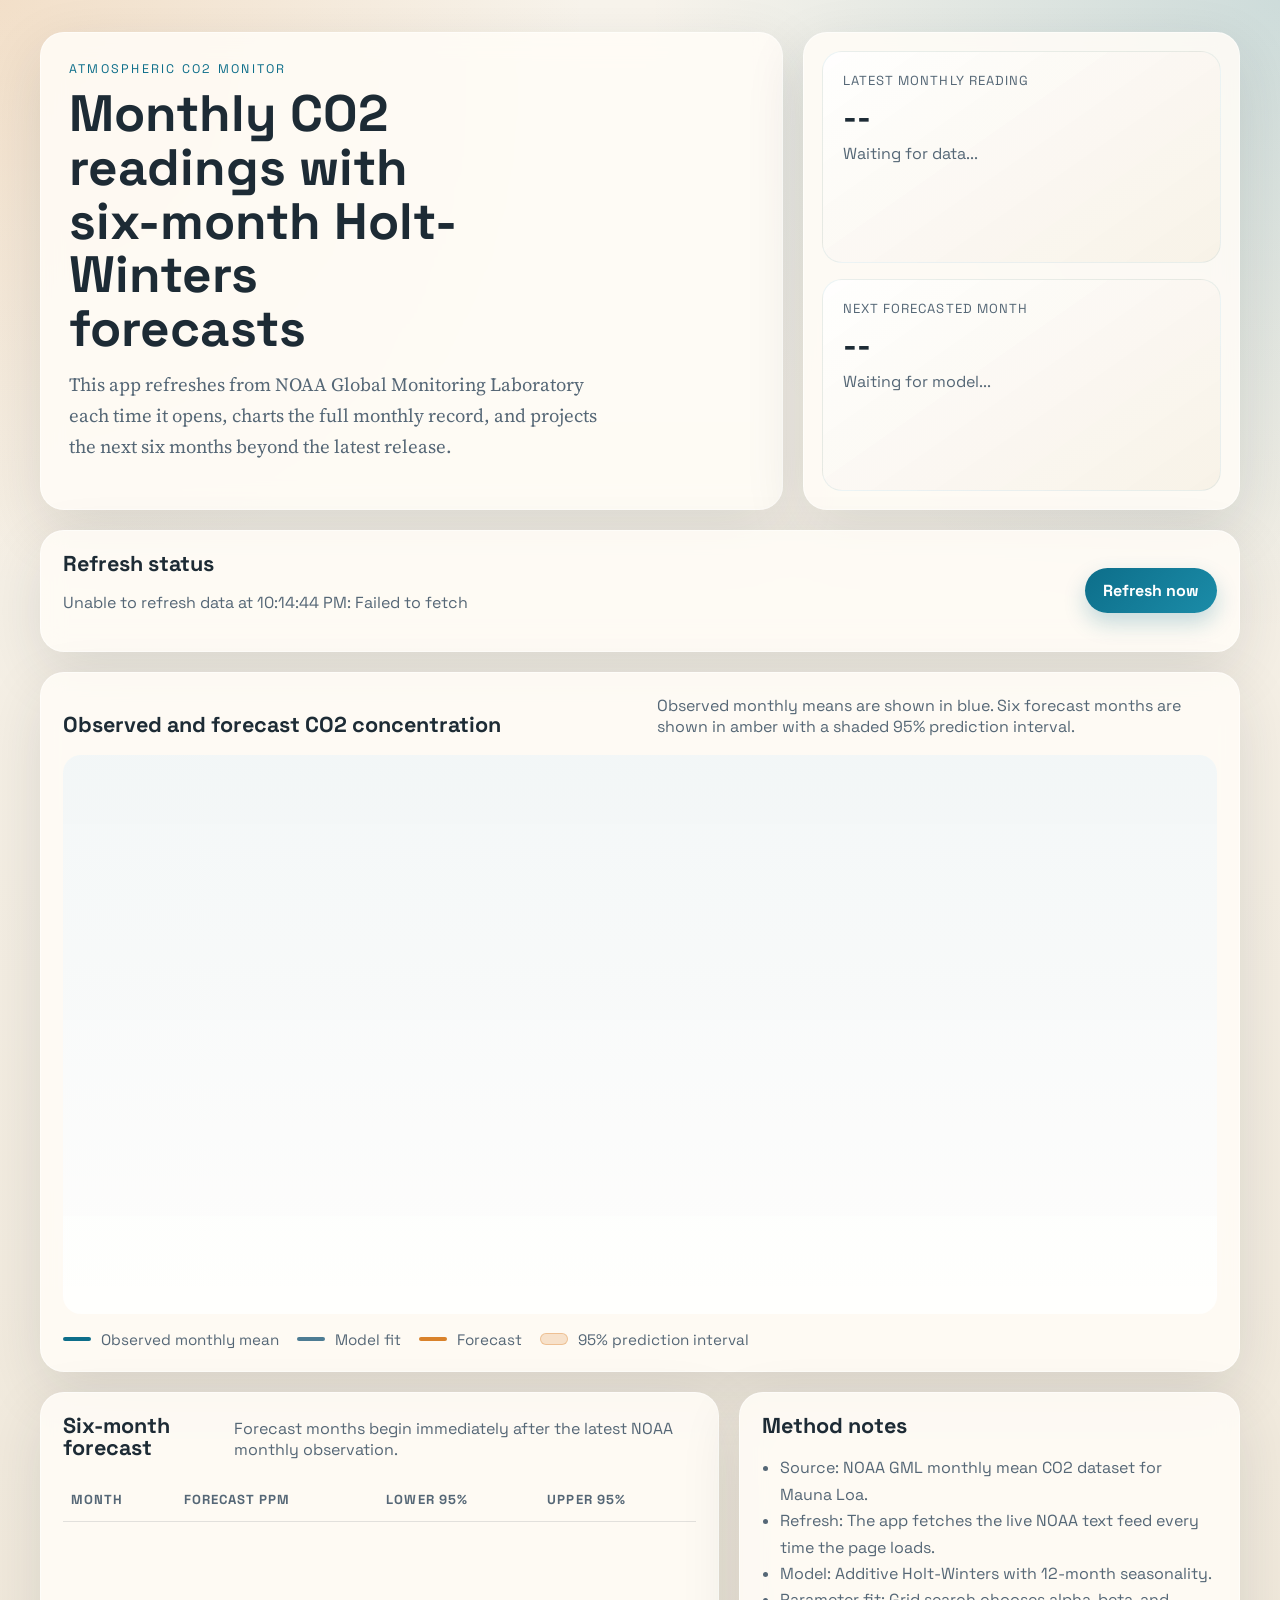
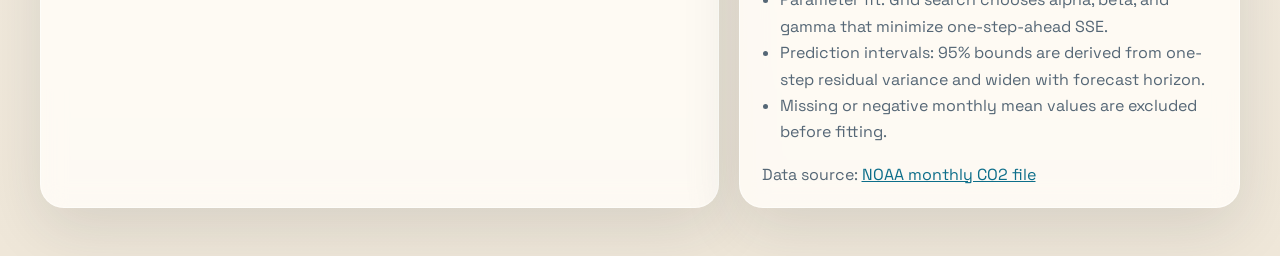
<file: index.html>
﻿<!DOCTYPE html>
<html lang="en">
<head>
  <meta charset="UTF-8">
  <meta name="viewport" content="width=device-width, initial-scale=1.0">
  <title>NOAA CO2 Monthly Forecast</title>
  <meta name="description" content="Live NOAA monthly CO2 readings with full-history charting, Holt-Winters six-month forecasts, and 95% prediction intervals.">
  <meta name="theme-color" content="#0d6e8a">
  <meta property="og:title" content="NOAA CO2 Monthly Forecast">
  <meta property="og:description" content="Track NOAA monthly CO2 readings and view six-month Holt-Winters forecasts with prediction intervals.">
  <meta property="og:type" content="website">
  <meta name="twitter:card" content="summary_large_image">
  <link rel="icon" type="image/svg+xml" href="./favicon.svg">
  <link rel="manifest" href="./site.webmanifest">
  <link rel="preconnect" href="https://fonts.googleapis.com">
  <link rel="preconnect" href="https://fonts.gstatic.com" crossorigin>
  <link href="https://fonts.googleapis.com/css2?family=Space+Grotesk:wght@400;500;700&family=Source+Serif+4:wght@400;600&display=swap" rel="stylesheet">
  <link rel="stylesheet" href="./styles.css">
</head>
<body>
  <main class="app-shell">
    <section class="hero">
      <div class="hero-copy">
        <p class="eyebrow">Atmospheric CO2 Monitor</p>
        <h1>Monthly CO2 readings with six-month Holt-Winters forecasts</h1>
        <p class="lede">
          This app refreshes from NOAA Global Monitoring Laboratory each time it opens,
          charts the full monthly record, and projects the next six months beyond the latest release.
        </p>
      </div>
      <div class="hero-panel">
        <div class="stat-card">
          <span class="stat-label">Latest monthly reading</span>
          <strong id="latest-value">--</strong>
          <span id="latest-date" class="stat-meta">Waiting for data...</span>
        </div>
        <div class="stat-card">
          <span class="stat-label">Next forecasted month</span>
          <strong id="next-forecast-value">--</strong>
          <span id="next-forecast-date" class="stat-meta">Waiting for model...</span>
        </div>
      </div>
    </section>

    <section class="panel status-panel">
      <div>
        <h2>Refresh status</h2>
        <p id="status-text">Loading NOAA monthly CO2 data...</p>
      </div>
      <button id="refresh-button" type="button">Refresh now</button>
    </section>

    <section class="panel chart-panel">
      <div class="section-heading">
        <h2>Observed and forecast CO2 concentration</h2>
        <p>Observed monthly means are shown in blue. Six forecast months are shown in amber with a shaded 95% prediction interval.</p>
      </div>
      <canvas id="co2-chart" width="1280" height="620" aria-label="Monthly CO2 chart"></canvas>
      <div class="legend">
        <span><i class="legend-line actual"></i>Observed monthly mean</span>
        <span><i class="legend-line fitted"></i>Model fit</span>
        <span><i class="legend-line forecast"></i>Forecast</span>
        <span><i class="legend-band interval"></i>95% prediction interval</span>
      </div>
    </section>

    <section class="grid">
      <section class="panel table-panel">
        <div class="section-heading">
          <h2>Six-month forecast</h2>
          <p>Forecast months begin immediately after the latest NOAA monthly observation.</p>
        </div>
        <div class="table-wrap">
          <table>
            <thead>
              <tr>
                <th>Month</th>
                <th>Forecast ppm</th>
                <th>Lower 95%</th>
                <th>Upper 95%</th>
              </tr>
            </thead>
            <tbody id="forecast-table-body"></tbody>
          </table>
        </div>
      </section>

      <section class="panel notes-panel">
        <div class="section-heading">
          <h2>Method notes</h2>
        </div>
        <ul class="notes">
          <li>Source: NOAA GML monthly mean CO2 dataset for Mauna Loa.</li>
          <li>Refresh: The app fetches the live NOAA text feed every time the page loads.</li>
          <li>Model: Additive Holt-Winters with 12-month seasonality.</li>
          <li>Parameter fit: Grid search chooses alpha, beta, and gamma that minimize one-step-ahead SSE.</li>
          <li>Prediction intervals: 95% bounds are derived from one-step residual variance and widen with forecast horizon.</li>
          <li>Missing or negative monthly mean values are excluded before fitting.</li>
        </ul>
        <p class="source-link">
          Data source:
          <a href="https://gml.noaa.gov/webdata/ccgg/trends/co2/co2_mm_mlo.txt" target="_blank" rel="noreferrer">
            NOAA monthly CO2 file
          </a>
        </p>
      </section>
    </section>
  </main>

  <noscript>
    <p class="noscript">This website needs JavaScript enabled to fetch the live NOAA dataset and render the forecast chart.</p>
  </noscript>

  <script src="./app.js"></script>
</body>
</html>
</file>
<file: styles.css>
﻿:root {
  --bg: #f4efe5;
  --panel: rgba(255, 252, 246, 0.88);
  --ink: #1d2b35;
  --muted: #556776;
  --line: rgba(29, 43, 53, 0.12);
  --accent: #0d6e8a;
  --accent-soft: rgba(13, 110, 138, 0.14);
  --fit: #4d7c93;
  --forecast: #d9822b;
  --interval: rgba(217, 130, 43, 0.2);
  --shadow: 0 20px 60px rgba(29, 43, 53, 0.12);
}

* {
  box-sizing: border-box;
}

body {
  margin: 0;
  min-height: 100vh;
  font-family: "Space Grotesk", sans-serif;
  color: var(--ink);
  background:
    radial-gradient(circle at top left, rgba(217, 130, 43, 0.18), transparent 26%),
    radial-gradient(circle at top right, rgba(13, 110, 138, 0.18), transparent 28%),
    linear-gradient(180deg, #f8f4ec 0%, #efe7d9 100%);
}

.app-shell {
  width: min(1200px, calc(100vw - 32px));
  margin: 0 auto;
  padding: 32px 0 48px;
}

.hero {
  display: grid;
  grid-template-columns: 1.7fr 1fr;
  gap: 20px;
  align-items: stretch;
  margin-bottom: 20px;
}

.hero-copy,
.hero-panel,
.panel,
.noscript {
  border: 1px solid rgba(255, 255, 255, 0.5);
  background: var(--panel);
  backdrop-filter: blur(12px);
  border-radius: 24px;
  box-shadow: var(--shadow);
}

.hero-copy {
  padding: 28px;
}

.eyebrow {
  margin: 0 0 10px;
  text-transform: uppercase;
  letter-spacing: 0.18em;
  font-size: 0.78rem;
  color: var(--accent);
}

h1,
h2 {
  margin: 0;
  line-height: 1.05;
}

h1 {
  font-size: clamp(2.4rem, 4vw, 4.4rem);
  max-width: 12ch;
}

h2 {
  font-size: 1.35rem;
}

.lede,
.section-heading p,
.notes,
.source-link,
#status-text,
.stat-meta,
.noscript {
  color: var(--muted);
}

.lede {
  max-width: 62ch;
  font-family: "Source Serif 4", serif;
  font-size: 1.17rem;
  line-height: 1.65;
  margin-top: 14px;
}

.hero-panel {
  padding: 18px;
  display: grid;
  gap: 16px;
}

.stat-card {
  background: linear-gradient(145deg, rgba(255, 255, 255, 0.86), rgba(247, 241, 230, 0.9));
  border-radius: 20px;
  padding: 20px;
  border: 1px solid rgba(13, 110, 138, 0.08);
}

.stat-label {
  display: block;
  font-size: 0.82rem;
  letter-spacing: 0.08em;
  text-transform: uppercase;
  color: var(--muted);
}

.stat-card strong {
  display: block;
  font-size: 2rem;
  margin-top: 8px;
}

.stat-meta {
  display: block;
  margin-top: 6px;
}

.panel {
  padding: 22px;
}

.noscript {
  width: min(1200px, calc(100vw - 32px));
  margin: 0 auto 32px;
  padding: 18px 22px;
}

.status-panel {
  display: flex;
  justify-content: space-between;
  align-items: center;
  gap: 20px;
  margin-bottom: 20px;
}

button {
  border: none;
  border-radius: 999px;
  padding: 12px 18px;
  font: inherit;
  font-weight: 700;
  color: white;
  background: linear-gradient(135deg, var(--accent), #1b8ca8);
  cursor: pointer;
  transition: transform 120ms ease, box-shadow 120ms ease;
  box-shadow: 0 10px 22px rgba(13, 110, 138, 0.24);
}

button:hover {
  transform: translateY(-1px);
}

button:disabled {
  opacity: 0.65;
  cursor: wait;
  transform: none;
}

.chart-panel {
  margin-bottom: 20px;
}

.section-heading {
  display: flex;
  justify-content: space-between;
  align-items: end;
  gap: 18px;
  margin-bottom: 18px;
}

.section-heading p {
  margin: 0;
  max-width: 56ch;
}

#co2-chart {
  width: 100%;
  height: auto;
  display: block;
  border-radius: 18px;
  background:
    linear-gradient(180deg, rgba(13, 110, 138, 0.05), rgba(255, 255, 255, 0)),
    rgba(255, 255, 255, 0.78);
}

.legend {
  display: flex;
  flex-wrap: wrap;
  gap: 18px;
  margin-top: 16px;
  color: var(--muted);
  font-size: 0.95rem;
}

.legend span {
  display: inline-flex;
  gap: 10px;
  align-items: center;
}

.legend-line,
.legend-band {
  width: 28px;
  height: 4px;
  border-radius: 999px;
  display: inline-block;
}

.legend-line.actual {
  background: var(--accent);
}

.legend-line.fitted {
  background: var(--fit);
}

.legend-line.forecast {
  background: var(--forecast);
}

.legend-band.interval {
  height: 12px;
  border-radius: 6px;
  background: var(--interval);
  border: 1px solid rgba(217, 130, 43, 0.35);
}

.grid {
  display: grid;
  grid-template-columns: 1.15fr 0.85fr;
  gap: 20px;
}

.table-wrap {
  overflow-x: auto;
}

table {
  width: 100%;
  border-collapse: collapse;
}

th,
td {
  text-align: left;
  padding: 13px 8px;
  border-bottom: 1px solid var(--line);
}

th {
  font-size: 0.82rem;
  text-transform: uppercase;
  letter-spacing: 0.08em;
  color: var(--muted);
}

.notes {
  margin: 0;
  padding-left: 18px;
  line-height: 1.65;
}

.source-link {
  margin: 18px 0 0;
}

a {
  color: var(--accent);
}

@media (max-width: 920px) {
  .hero,
  .grid {
    grid-template-columns: 1fr;
  }

  .status-panel,
  .section-heading {
    align-items: start;
    flex-direction: column;
  }

  h1 {
    max-width: none;
  }
}

@media (max-width: 640px) {
  .app-shell,
  .noscript {
    width: min(100vw - 20px, 1200px);
  }

  .app-shell {
    padding-top: 16px;
    padding-bottom: 28px;
  }

  .hero-copy,
  .hero-panel,
  .panel,
  .noscript {
    border-radius: 18px;
  }

  .hero-copy,
  .hero-panel,
  .panel,
  .stat-card,
  .noscript {
    padding: 16px;
  }
}
</file>
